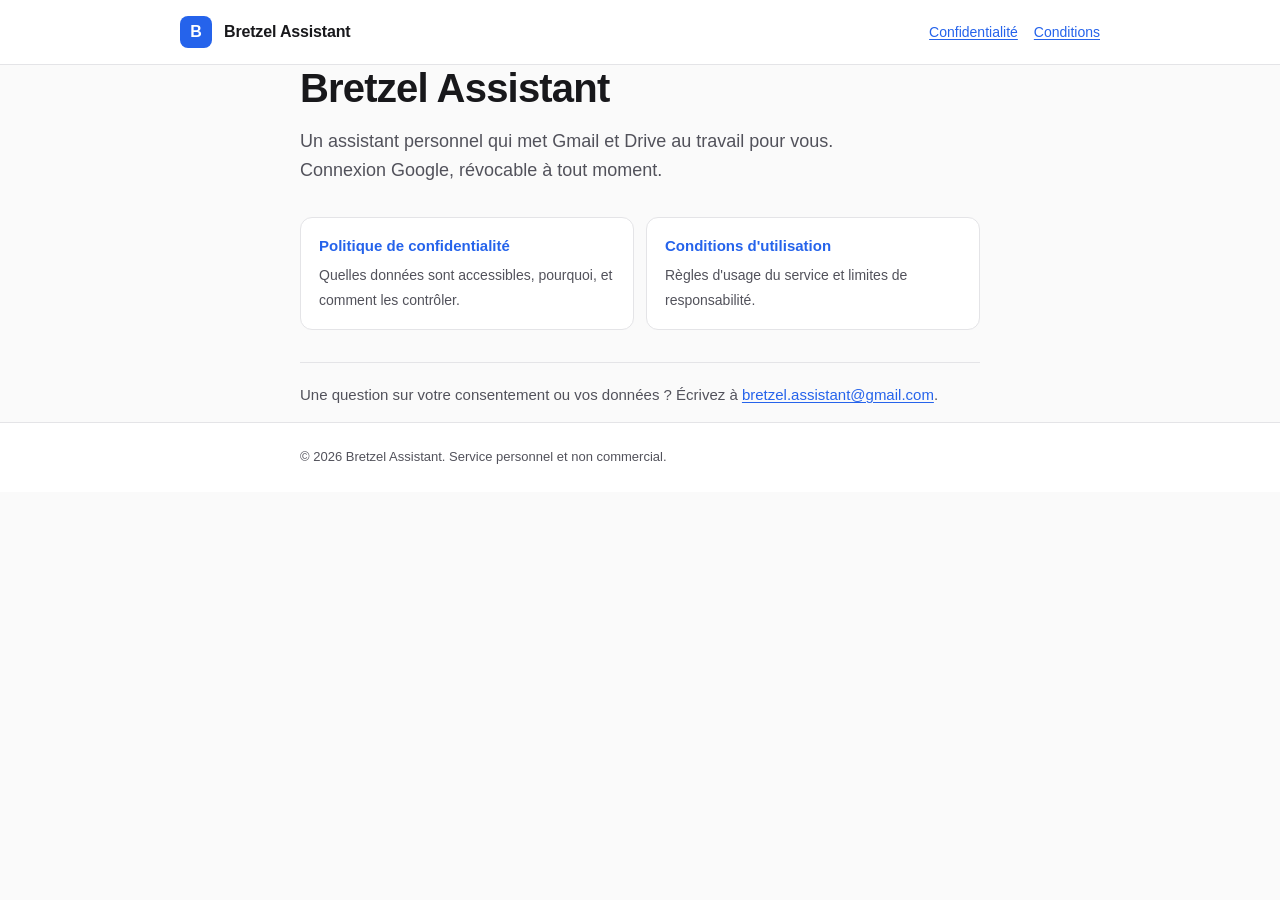
<file: index.html>
<!doctype html>
<html lang="fr">
<head>
  <meta charset="utf-8">
  <meta name="viewport" content="width=device-width, initial-scale=1">
  <title>Bretzel Assistant</title>
  <meta name="description" content="Bretzel Assistant, assistant personnel utilisant vos services Google (Gmail, Drive) à des fins personnelles.">
  <link rel="stylesheet" href="style.css">
</head>
<body>
  <header class="site">
    <div class="wrap">
      <span class="monogram" aria-hidden="true">B</span>
      <span class="brand">Bretzel Assistant</span>
      <nav>
        <a href="confidentialite.html">Confidentialité</a>
        <a href="conditions.html">Conditions</a>
      </nav>
    </div>
  </header>

  <main class="wrap">
    <h1>Bretzel Assistant</h1>
    <p class="sub">Un assistant personnel qui met Gmail et Drive au travail pour vous. Connexion Google, révocable à tout moment.</p>

    <div class="links">
      <a class="link-card" href="confidentialite.html">
        <strong>Politique de confidentialité</strong>
        <span>Quelles données sont accessibles, pourquoi, et comment les contrôler.</span>
      </a>
      <a class="link-card" href="conditions.html">
        <strong>Conditions d'utilisation</strong>
        <span>Règles d'usage du service et limites de responsabilité.</span>
      </a>
    </div>

    <p class="contact">
      Une question sur votre consentement ou vos données&nbsp;?
      Écrivez à <a href="mailto:bretzel.assistant@gmail.com">bretzel.assistant@gmail.com</a>.
    </p>
  </main>

  <footer class="site">
    <div class="wrap">© 2026 Bretzel Assistant. Service personnel et non commercial.</div>
  </footer>
</body>
</html>
</file>
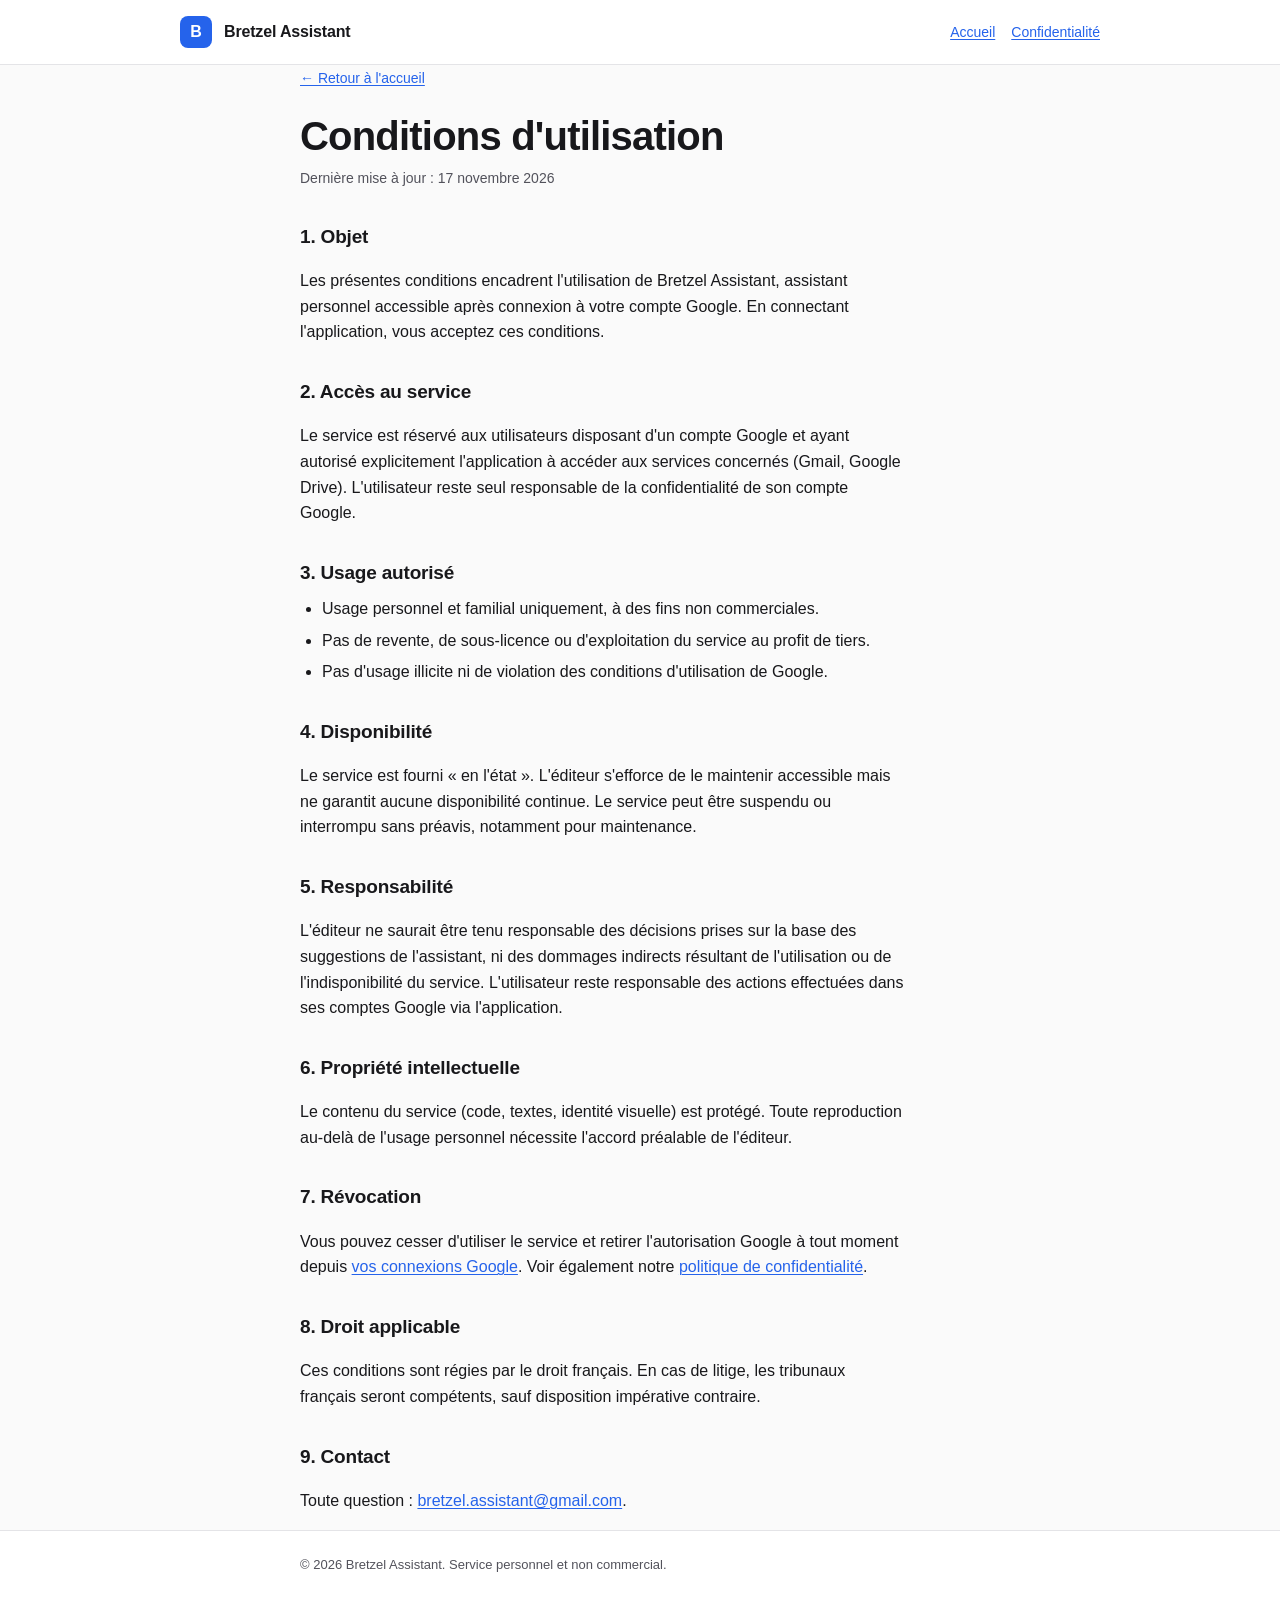
<file: conditions.html>
<!doctype html>
<html lang="fr">
<head>
  <meta charset="utf-8">
  <meta name="viewport" content="width=device-width, initial-scale=1">
  <title>Conditions d'utilisation · Bretzel Assistant</title>
  <meta name="description" content="Conditions d'utilisation de Bretzel Assistant : objet, usage, disponibilité et responsabilité.">
  <link rel="stylesheet" href="style.css">
</head>
<body>
  <header class="site">
    <div class="wrap">
      <span class="monogram" aria-hidden="true">B</span>
      <span class="brand">Bretzel Assistant</span>
      <nav>
        <a href="index.html">Accueil</a>
        <a href="confidentialite.html">Confidentialité</a>
      </nav>
    </div>
  </header>

  <main class="wrap">
    <article>
      <a class="back" href="index.html">← Retour à l'accueil</a>
      <h1>Conditions d'utilisation</h1>
      <p class="meta">Dernière mise à jour : 17 novembre 2026</p>

      <h2>1. Objet</h2>
      <p>
        Les présentes conditions encadrent l'utilisation de Bretzel Assistant, assistant personnel
        accessible après connexion à votre compte Google. En connectant l'application, vous acceptez ces conditions.
      </p>

      <h2>2. Accès au service</h2>
      <p>
        Le service est réservé aux utilisateurs disposant d'un compte Google et ayant autorisé
        explicitement l'application à accéder aux services concernés (Gmail, Google Drive).
        L'utilisateur reste seul responsable de la confidentialité de son compte Google.
      </p>

      <h2>3. Usage autorisé</h2>
      <ul>
        <li>Usage personnel et familial uniquement, à des fins non commerciales.</li>
        <li>Pas de revente, de sous-licence ou d'exploitation du service au profit de tiers.</li>
        <li>Pas d'usage illicite ni de violation des conditions d'utilisation de Google.</li>
      </ul>

      <h2>4. Disponibilité</h2>
      <p>
        Le service est fourni « en l'état ». L'éditeur s'efforce de le maintenir accessible
        mais ne garantit aucune disponibilité continue. Le service peut être suspendu ou interrompu
        sans préavis, notamment pour maintenance.
      </p>

      <h2>5. Responsabilité</h2>
      <p>
        L'éditeur ne saurait être tenu responsable des décisions prises sur la base des suggestions
        de l'assistant, ni des dommages indirects résultant de l'utilisation ou de l'indisponibilité du service.
        L'utilisateur reste responsable des actions effectuées dans ses comptes Google via l'application.
      </p>

      <h2>6. Propriété intellectuelle</h2>
      <p>
        Le contenu du service (code, textes, identité visuelle) est protégé.
        Toute reproduction au-delà de l'usage personnel nécessite l'accord préalable de l'éditeur.
      </p>

      <h2>7. Révocation</h2>
      <p>
        Vous pouvez cesser d'utiliser le service et retirer l'autorisation Google à tout moment depuis
        <a href="https://myaccount.google.com/permissions" rel="noopener">vos connexions Google</a>.
        Voir également notre <a href="confidentialite.html">politique de confidentialité</a>.
      </p>

      <h2>8. Droit applicable</h2>
      <p>
        Ces conditions sont régies par le droit français. En cas de litige, les tribunaux français seront compétents,
        sauf disposition impérative contraire.
      </p>

      <h2>9. Contact</h2>
      <p>
        Toute question&nbsp;: <a href="mailto:bretzel.assistant@gmail.com">bretzel.assistant@gmail.com</a>.
      </p>
    </article>
  </main>

  <footer class="site">
    <div class="wrap">© 2026 Bretzel Assistant. Service personnel et non commercial.</div>
  </footer>
</body>
</html>
</file>
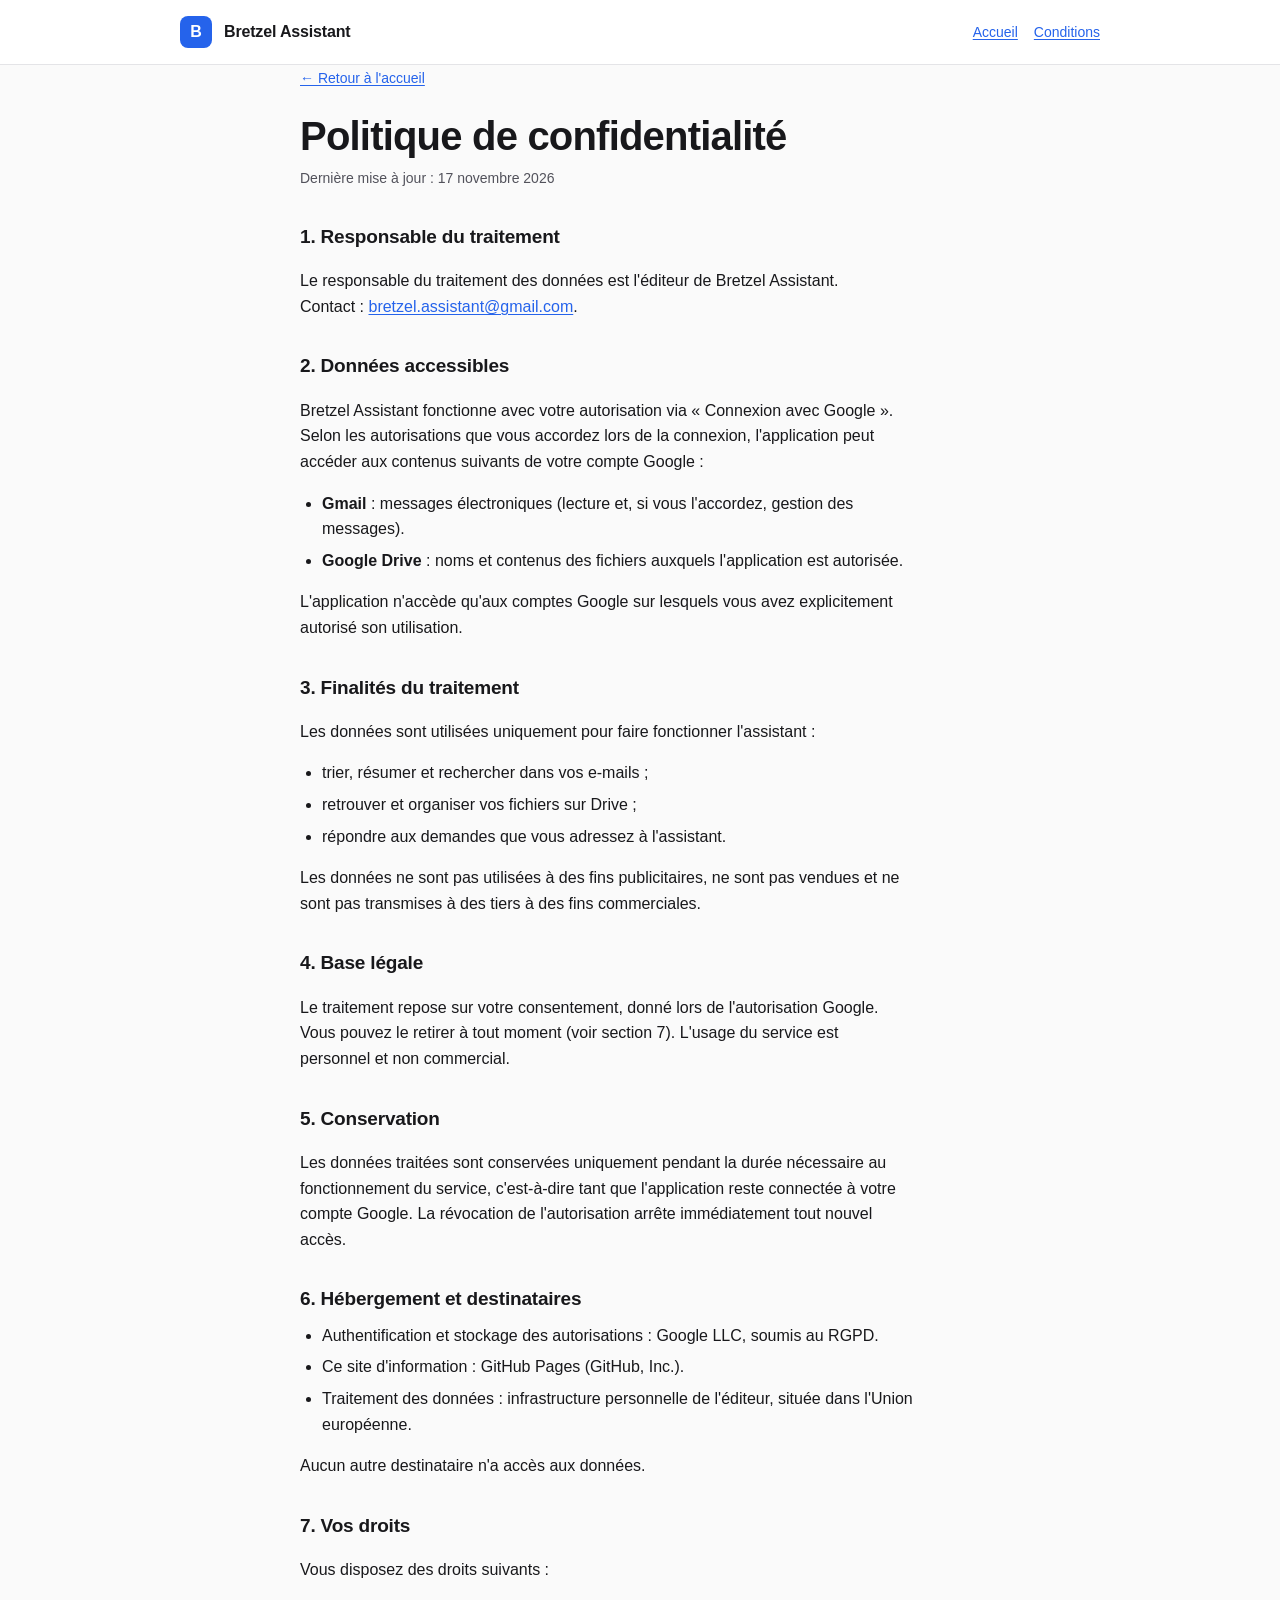
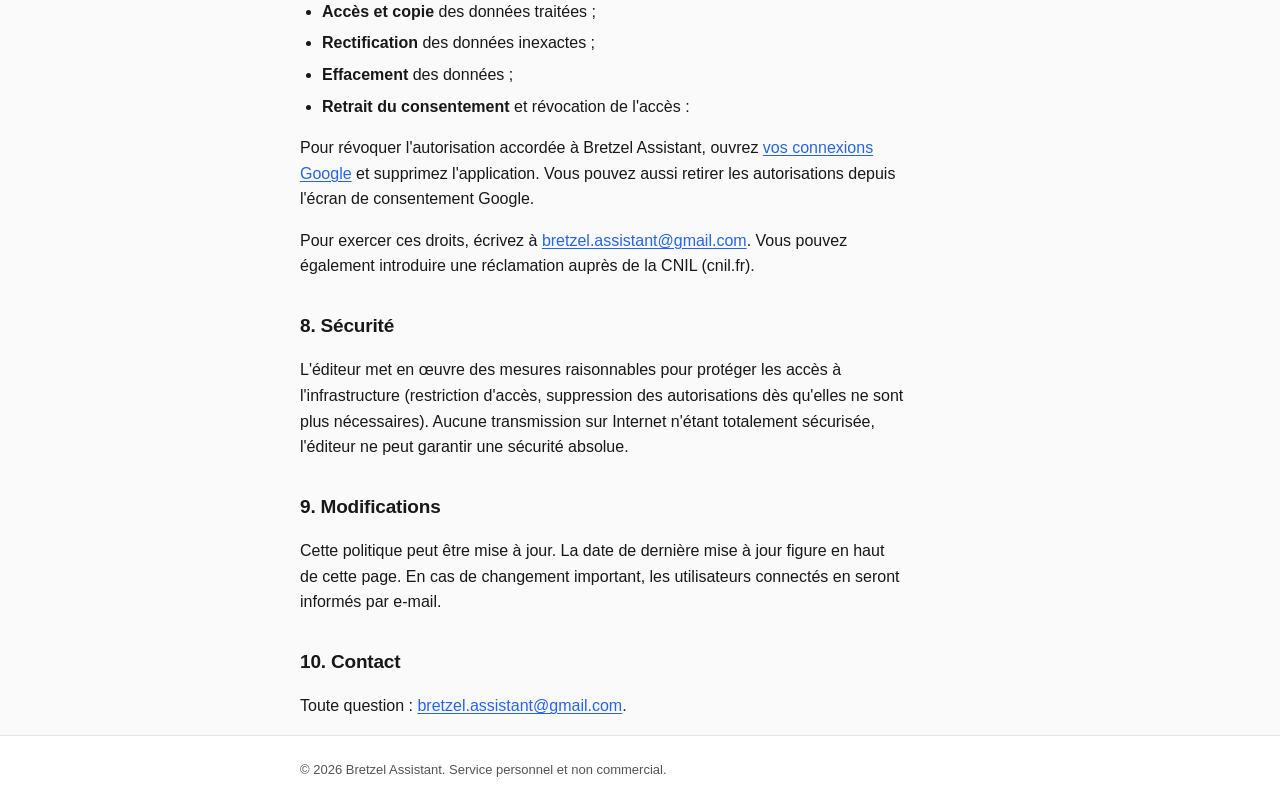
<file: confidentialite.html>
<!doctype html>
<html lang="fr">
<head>
  <meta charset="utf-8">
  <meta name="viewport" content="width=device-width, initial-scale=1">
  <title>Politique de confidentialité · Bretzel Assistant</title>
  <meta name="description" content="Politique de confidentialité de Bretzel Assistant : données Google accédées, finalités, conservation et droits des utilisateurs.">
  <link rel="stylesheet" href="style.css">
</head>
<body>
  <header class="site">
    <div class="wrap">
      <span class="monogram" aria-hidden="true">B</span>
      <span class="brand">Bretzel Assistant</span>
      <nav>
        <a href="index.html">Accueil</a>
        <a href="conditions.html">Conditions</a>
      </nav>
    </div>
  </header>

  <main class="wrap">
    <article>
      <a class="back" href="index.html">← Retour à l'accueil</a>
      <h1>Politique de confidentialité</h1>
      <p class="meta">Dernière mise à jour : 17 novembre 2026</p>

      <h2>1. Responsable du traitement</h2>
      <p>
        Le responsable du traitement des données est l'éditeur de Bretzel Assistant.
        Contact&nbsp;: <a href="mailto:bretzel.assistant@gmail.com">bretzel.assistant@gmail.com</a>.
      </p>

      <h2>2. Données accessibles</h2>
      <p>
        Bretzel Assistant fonctionne avec votre autorisation via « Connexion avec Google ».
        Selon les autorisations que vous accordez lors de la connexion, l'application peut accéder aux contenus suivants de votre compte Google&nbsp;:
      </p>
      <ul>
        <li><strong>Gmail</strong> : messages électroniques (lecture et, si vous l'accordez, gestion des messages).</li>
        <li><strong>Google Drive</strong> : noms et contenus des fichiers auxquels l'application est autorisée.</li>
      </ul>
      <p>
        L'application n'accède qu'aux comptes Google sur lesquels vous avez explicitement autorisé son utilisation.
      </p>

      <h2>3. Finalités du traitement</h2>
      <p>Les données sont utilisées uniquement pour faire fonctionner l'assistant&nbsp;:</p>
      <ul>
        <li>trier, résumer et rechercher dans vos e-mails&nbsp;;</li>
        <li>retrouver et organiser vos fichiers sur Drive&nbsp;;</li>
        <li>répondre aux demandes que vous adressez à l'assistant.</li>
      </ul>
      <p>
        Les données ne sont pas utilisées à des fins publicitaires, ne sont pas vendues et ne sont pas transmises à des tiers à des fins commerciales.
      </p>

      <h2>4. Base légale</h2>
      <p>
        Le traitement repose sur votre consentement, donné lors de l'autorisation Google.
        Vous pouvez le retirer à tout moment (voir section 7). L'usage du service est personnel et non commercial.
      </p>

      <h2>5. Conservation</h2>
      <p>
        Les données traitées sont conservées uniquement pendant la durée nécessaire au fonctionnement du service,
        c'est-à-dire tant que l'application reste connectée à votre compte Google.
        La révocation de l'autorisation arrête immédiatement tout nouvel accès.
      </p>

      <h2>6. Hébergement et destinataires</h2>
      <ul>
        <li>Authentification et stockage des autorisations&nbsp;: Google LLC, soumis au RGPD.</li>
        <li>Ce site d'information&nbsp;: GitHub Pages (GitHub, Inc.).</li>
        <li>Traitement des données&nbsp;: infrastructure personnelle de l'éditeur, située dans l'Union européenne.</li>
      </ul>
      <p>Aucun autre destinataire n'a accès aux données.</p>

      <h2>7. Vos droits</h2>
      <p>Vous disposez des droits suivants&nbsp;:</p>
      <ul>
        <li><strong>Accès et copie</strong> des données traitées&nbsp;;</li>
        <li><strong>Rectification</strong> des données inexactes&nbsp;;</li>
        <li><strong>Effacement</strong> des données&nbsp;;</li>
        <li><strong>Retrait du consentement</strong> et révocation de l'accès&nbsp;:</li>
      </ul>
      <p>
        Pour révoquer l'autorisation accordée à Bretzel Assistant, ouvrez
        <a href="https://myaccount.google.com/permissions" rel="noopener">vos connexions Google</a>
        et supprimez l'application. Vous pouvez aussi retirer les autorisations depuis l'écran de consentement Google.
      </p>
      <p>
        Pour exercer ces droits, écrivez à
        <a href="mailto:bretzel.assistant@gmail.com">bretzel.assistant@gmail.com</a>.
        Vous pouvez également introduire une réclamation auprès de la CNIL (cnil.fr).
      </p>

      <h2>8. Sécurité</h2>
      <p>
        L'éditeur met en œuvre des mesures raisonnables pour protéger les accès à l'infrastructure
        (restriction d'accès, suppression des autorisations dès qu'elles ne sont plus nécessaires).
        Aucune transmission sur Internet n'étant totalement sécurisée, l'éditeur ne peut garantir une sécurité absolue.
      </p>

      <h2>9. Modifications</h2>
      <p>
        Cette politique peut être mise à jour. La date de dernière mise à jour figure en haut de cette page.
        En cas de changement important, les utilisateurs connectés en seront informés par e-mail.
      </p>

      <h2>10. Contact</h2>
      <p>
        Toute question&nbsp;: <a href="mailto:bretzel.assistant@gmail.com">bretzel.assistant@gmail.com</a>.
      </p>
    </article>
  </main>

  <footer class="site">
    <div class="wrap">© 2026 Bretzel Assistant. Service personnel et non commercial.</div>
  </footer>
</body>
</html>
</file>
<file: style.css>
:root {
  --bg: #fafafa;
  --surface: #ffffff;
  --text: #18181b;
  --muted: #52525b;
  --border: #e4e4e7;
  --accent: #2563eb;
  --accent-contrast: #ffffff;
  color-scheme: light;
}

@media (prefers-color-scheme: dark) {
  :root {
    --bg: #09090b;
    --surface: #18181b;
    --text: #f4f4f5;
    --muted: #a1a1aa;
    --border: #27272a;
    --accent: #60a5fa;
    --accent-contrast: #0b1220;
    color-scheme: dark;
  }
}

* {
  box-sizing: border-box;
}

html {
  -webkit-text-size-adjust: 100%;
}

body {
  margin: 0;
  background: var(--bg);
  color: var(--text);
  font-family: -apple-system, BlinkMacSystemFont, "Segoe UI", Roboto, Helvetica, Arial, sans-serif;
  font-size: 16px;
  line-height: 1.6;
}

a {
  color: var(--accent);
  text-decoration-thickness: 1px;
  text-underline-offset: 2px;
}

a:hover {
  text-decoration-thickness: 2px;
}

.wrap {
  max-width: 720px;
  margin: 0 auto;
  padding: 0 20px;
}

header.site {
  border-bottom: 1px solid var(--border);
  background: var(--surface);
}

header.site .wrap {
  display: flex;
  align-items: center;
  gap: 12px;
  min-height: 64px;
  max-width: 960px;
}

.monogram {
  display: inline-flex;
  align-items: center;
  justify-content: center;
  width: 32px;
  height: 32px;
  border-radius: 8px;
  background: var(--accent);
  color: var(--accent-contrast);
  font-weight: 700;
  font-size: 16px;
  flex: none;
}

.brand {
  font-weight: 600;
  letter-spacing: -0.01em;
}

header.site nav {
  margin-left: auto;
  display: flex;
  gap: 16px;
  font-size: 14px;
}

main {
  padding: 48px 0 64px;
}

h1 {
  font-size: clamp(30px, 5vw, 40px);
  line-height: 1.15;
  letter-spacing: -0.02em;
  margin: 0 0 16px;
}

.sub {
  font-size: 18px;
  color: var(--muted);
  max-width: 60ch;
  margin: 0 0 32px;
}

.links {
  display: grid;
  grid-template-columns: 1fr;
  gap: 12px;
  margin: 0 0 32px;
}

@media (min-width: 640px) {
  .links {
    grid-template-columns: 1fr 1fr;
  }
}

.link-card {
  display: block;
  border: 1px solid var(--border);
  background: var(--surface);
  border-radius: 12px;
  padding: 16px 18px;
  text-decoration: none;
  color: var(--text);
  transition: border-color 0.15s ease;
}

.link-card:hover {
  border-color: var(--accent);
}

.link-card strong {
  display: block;
  color: var(--accent);
  font-size: 15px;
  margin-bottom: 4px;
}

.link-card span {
  font-size: 14px;
  color: var(--muted);
}

.contact {
  font-size: 15px;
  color: var(--muted);
  border-top: 1px solid var(--border);
  padding-top: 20px;
}

article h1 {
  margin-bottom: 8px;
}

.meta {
  font-size: 14px;
  color: var(--muted);
  margin: 0 0 32px;
}

article h2 {
  font-size: 19px;
  letter-spacing: -0.01em;
  margin: 32px 0 8px;
}

article p,
article li {
  color: var(--text);
  max-width: 68ch;
}

article ul {
  padding-left: 22px;
  margin: 8px 0 16px;
}

article li {
  margin-bottom: 6px;
}

.back {
  display: inline-block;
  margin-bottom: 24px;
  font-size: 14px;
}

footer.site {
  border-top: 1px solid var(--border);
  background: var(--surface);
  padding: 24px 0;
  font-size: 13px;
  color: var(--muted);
}
</file>
